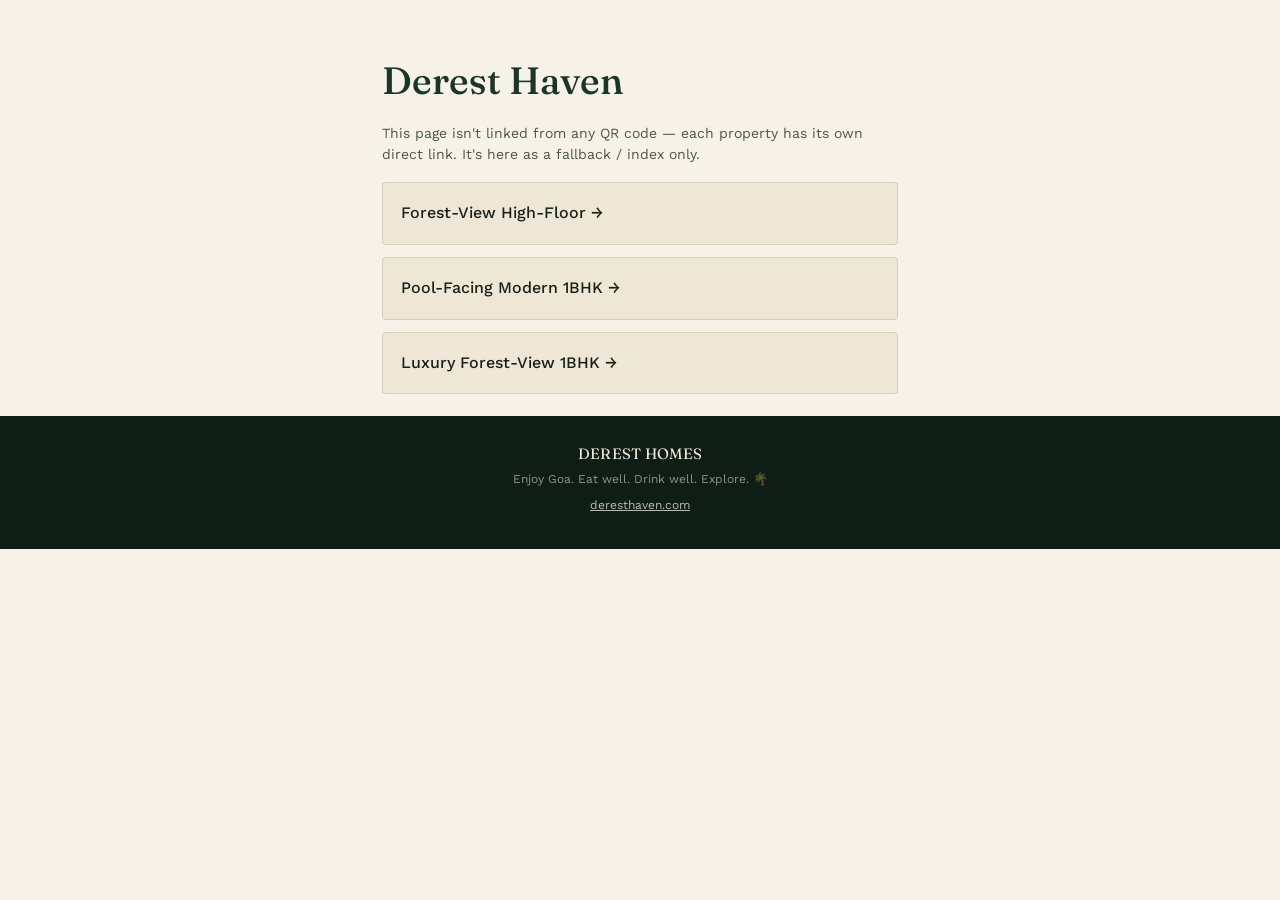
<file: index.html>
<!DOCTYPE html>
<html lang="en">
<head>
<meta charset="UTF-8">
<meta name="viewport" content="width=device-width, initial-scale=1.0">
<title>Derest Haven — Guest Info</title>
<link rel="stylesheet" href="assets/style.css">
<style>
  main.wrap{ padding-top: 60px; }
  .unit-link{
    display: block;
    padding: 18px;
    margin-bottom: 12px;
    background: var(--sand-100);
    border: 1px solid var(--line);
    border-radius: 4px;
    text-decoration: none;
    color: var(--ink-900);
    font-weight: 500;
  }
</style>
</head>
<body>
<main class="wrap">
  <h1 class="hero-title" style="color:var(--forest-800); margin-bottom:20px;">Derest Haven</h1>
  <p class="section-sub">This page isn't linked from any QR code — each property has its own direct link. It's here as a fallback / index only.</p>
  <a class="unit-link" href="forest-view-highfloor/">Forest-View High-Floor →</a>
  <a class="unit-link" href="pool-facing-modern/">Pool-Facing Modern 1BHK →</a>
  <a class="unit-link" href="luxury-forest-view/">Luxury Forest-View 1BHK →</a>
</main>
<footer id="footer-mount"></footer>
<script src="assets/common-content.js"></script>
</body>
</html>
</file>
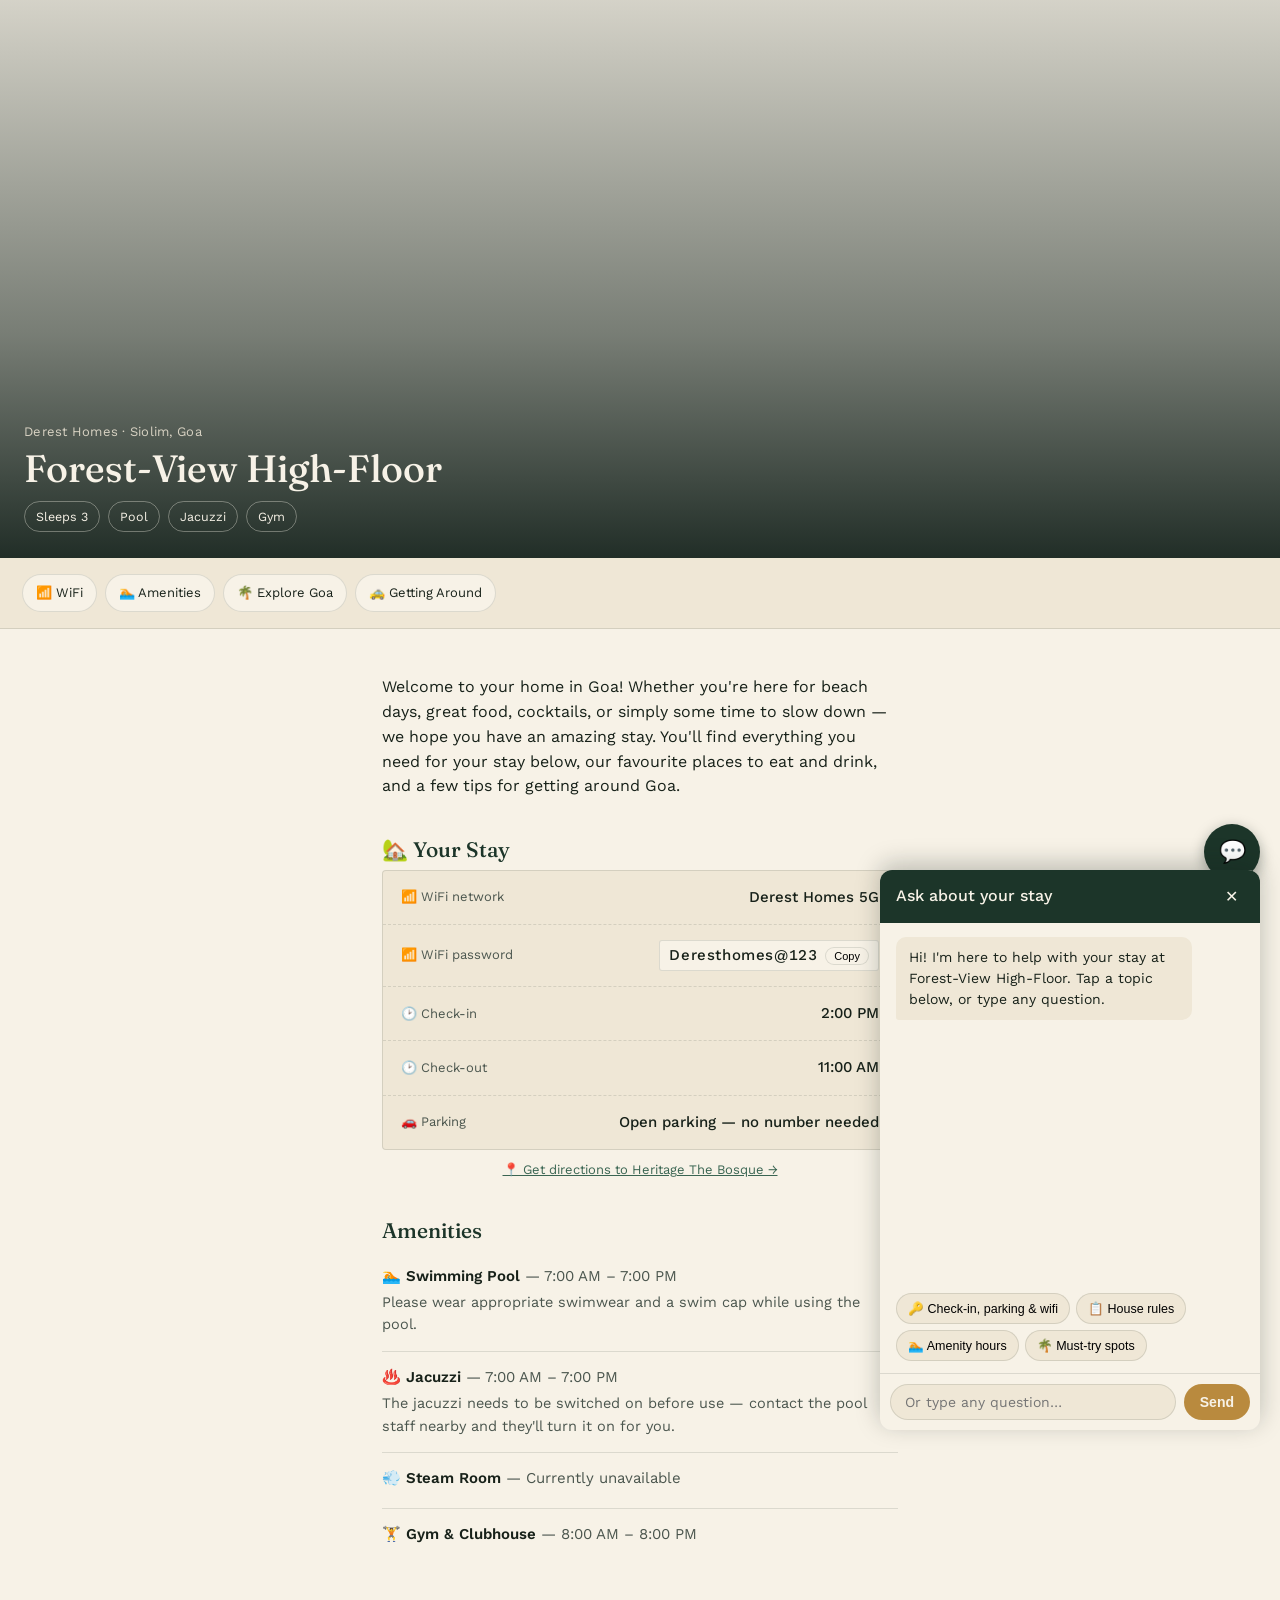
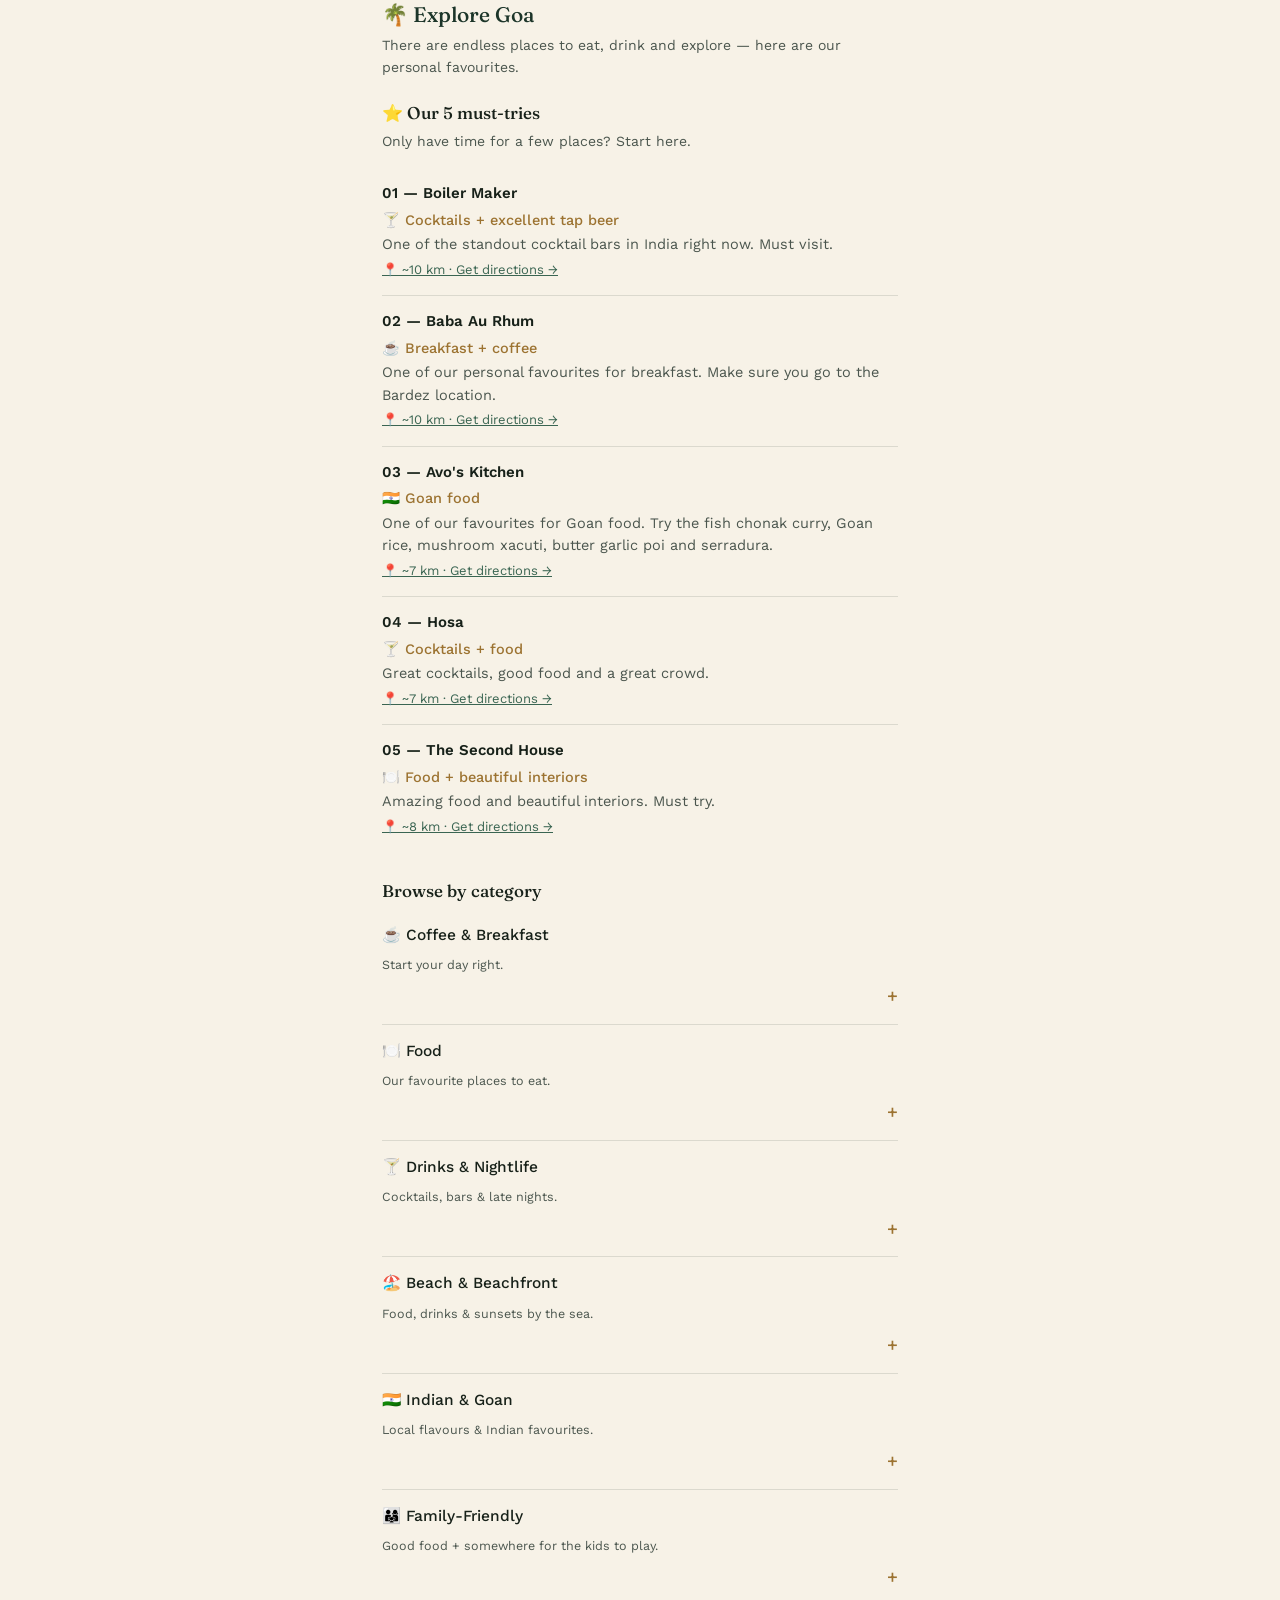
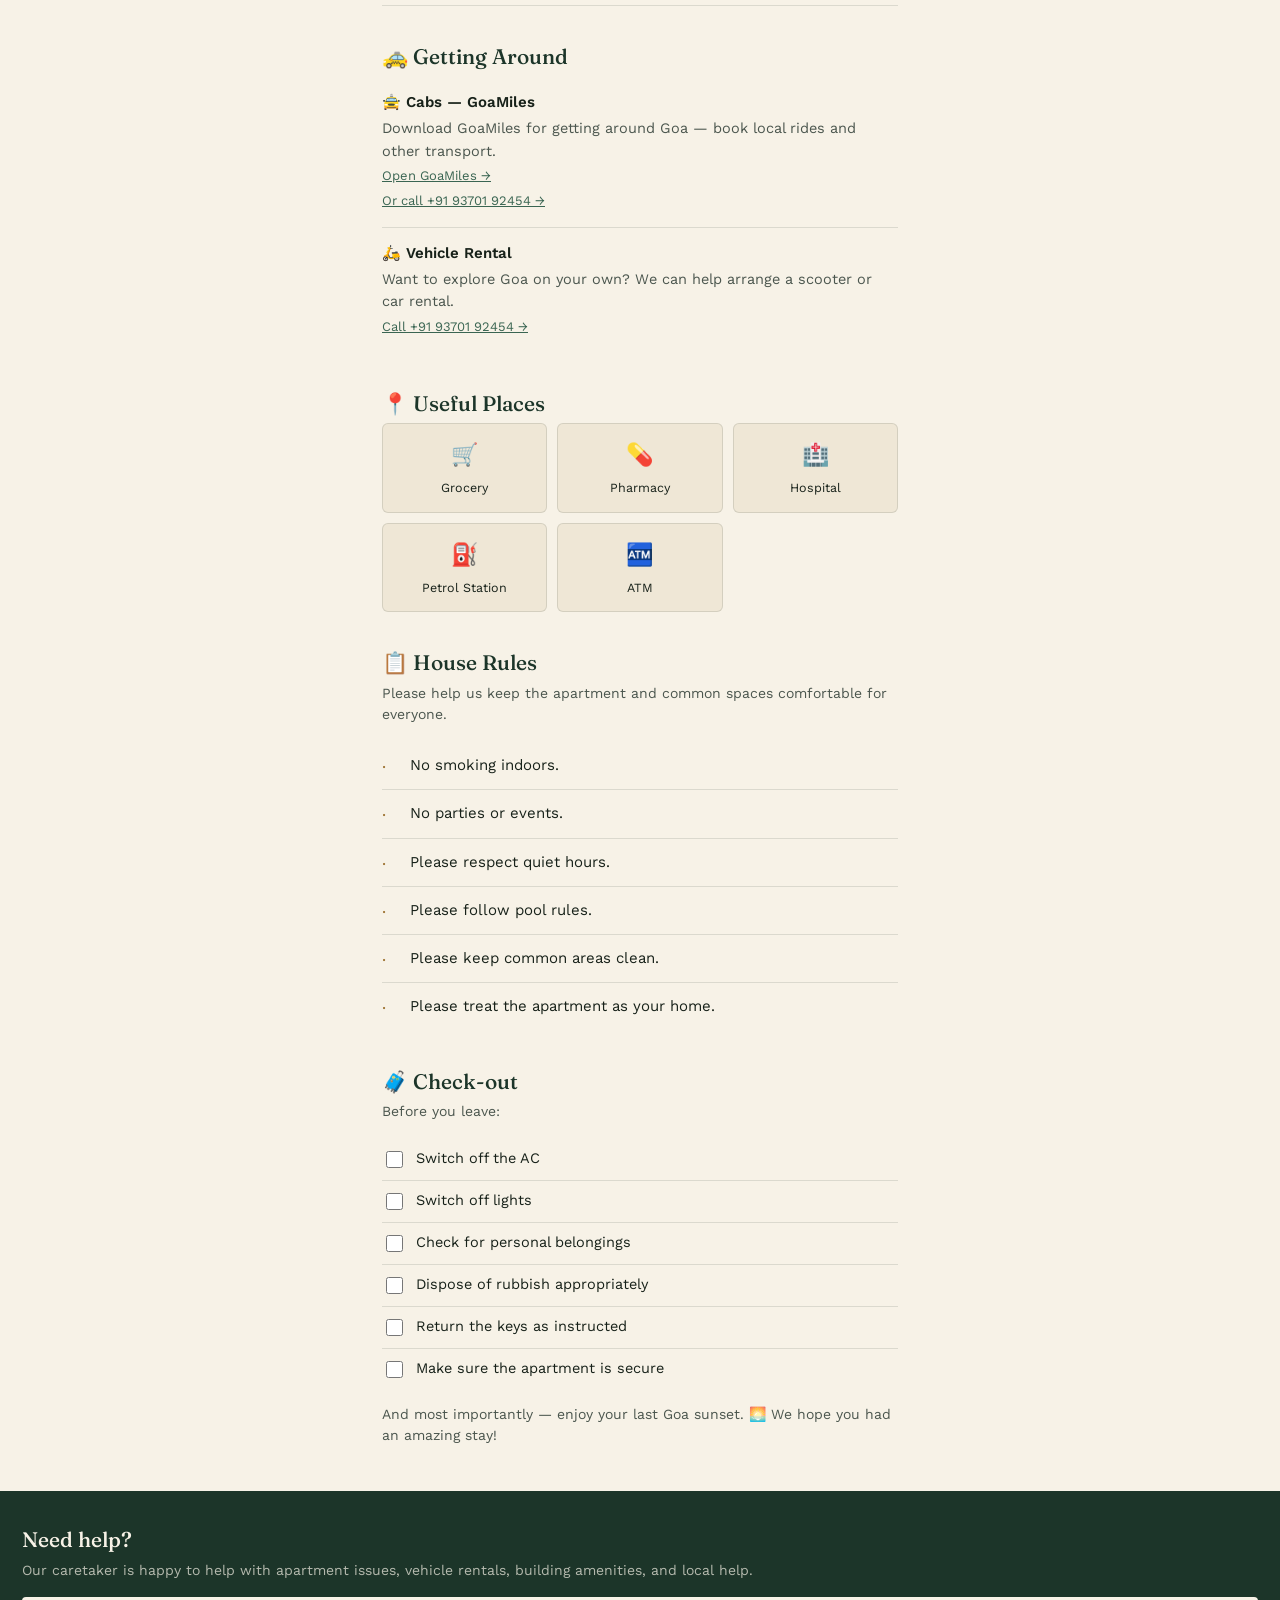
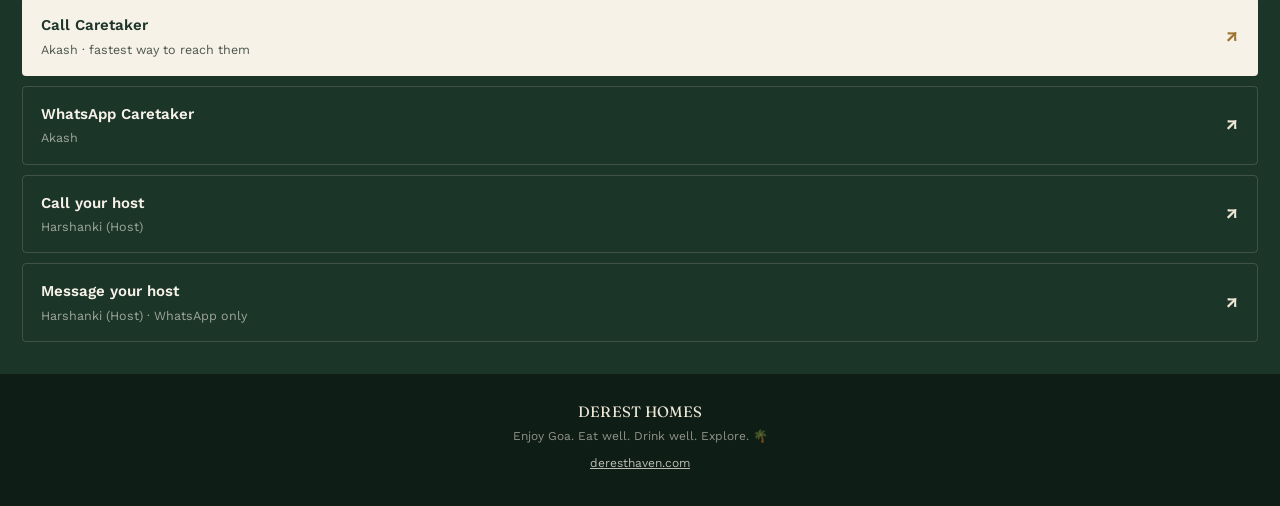
<file: forest-view-highfloor/index.html>
<!DOCTYPE html>
<html lang="en">
<head>
<meta charset="UTF-8">
<meta name="viewport" content="width=device-width, initial-scale=1.0">
<title>Forest-View High-Floor — Derest Homes</title>
<link rel="stylesheet" href="../assets/style.css">
<link rel="stylesheet" href="../assets/chat-widget.css">
</head>
<body>

<header class="hero" style="background-image: url('https://a0.muscache.com/im/pictures/hosting/Hosting-1532410792096741951/original/017f0e6d-1e34-47c2-b027-15214d919f06.png?im_w=720');">
  <div class="hero-inner">
    <p class="hero-eyebrow">Derest Homes · Siolim, Goa</p>
    <h1 class="hero-title">Forest-View High-Floor</h1>
    <div class="hero-badges">
      <span class="badge">Sleeps 3</span>
      <span class="badge">Pool</span>
      <span class="badge">Jacuzzi</span>
      <span class="badge">Gym</span>
    </div>
  </div>
</header>

<nav class="quick-nav">
  <a href="#stay">📶 WiFi</a>
  <a href="#amenities">🏊 Amenities</a>
  <a href="#explore">🌴 Explore Goa</a>
  <a href="#getting-around">🚕 Getting Around</a>
</nav>

<main class="wrap">

  <section id="welcome-mount"></section>

  <section id="stay">
    <h2 class="section-title">🏡 Your Stay</h2>
    <div id="stay-mount"></div>
  </section>

  <section id="amenities">
    <h2 class="section-title">Amenities</h2>
    <div id="amenities-mount"></div>
  </section>

  <section id="explore">
    <h2 class="section-title">🌴 Explore Goa</h2>
    <p class="section-sub">There are endless places to eat, drink and explore — here are our personal favourites.</p>

    <h3 style="font-family:var(--font-display); font-weight:500; font-size:17px; margin:22px 0 4px;">⭐ Our 5 must-tries</h3>
    <p class="section-sub">Only have time for a few places? Start here.</p>
    <div id="must-tries-mount"></div>

    <h3 style="font-family:var(--font-display); font-weight:500; font-size:17px; margin:26px 0 4px;">Browse by category</h3>
    <div id="explore-mount"></div>
  </section>

  <section id="getting-around">
    <h2 class="section-title">🚕 Getting Around</h2>
    <div id="getting-around-mount"></div>
  </section>

  <section id="useful">
    <h2 class="section-title">📍 Useful Places</h2>
    <div id="useful-places-mount"></div>
  </section>

  <section id="rules">
    <h2 class="section-title">📋 House Rules</h2>
    <p class="section-sub">Please help us keep the apartment and common spaces comfortable for everyone.</p>
    <div id="rules-mount"></div>
  </section>

  <section id="checkout">
    <h2 class="section-title">🧳 Check-out</h2>
    <p class="section-sub">Before you leave:</p>
    <div id="checkout-mount"></div>
  </section>

</main>

<div id="contact-mount" class="contact-section"></div>

<footer id="footer-mount"></footer>

<script>
  window.UNIT_DATA = {
    name: "Forest-View High-Floor",
    checkin: "2:00 PM",
    checkout: "11:00 AM",
    parking: "Open parking — no number needed",
    address: "Heritage The Bosque, B 405, 4th Floor, Siolim, Goa",
    building: "Heritage The Bosque",
  };
</script>
<script src="../assets/common-content.js"></script>
<script src="../assets/chat-widget.js"></script>
</body>
</html>
</file>
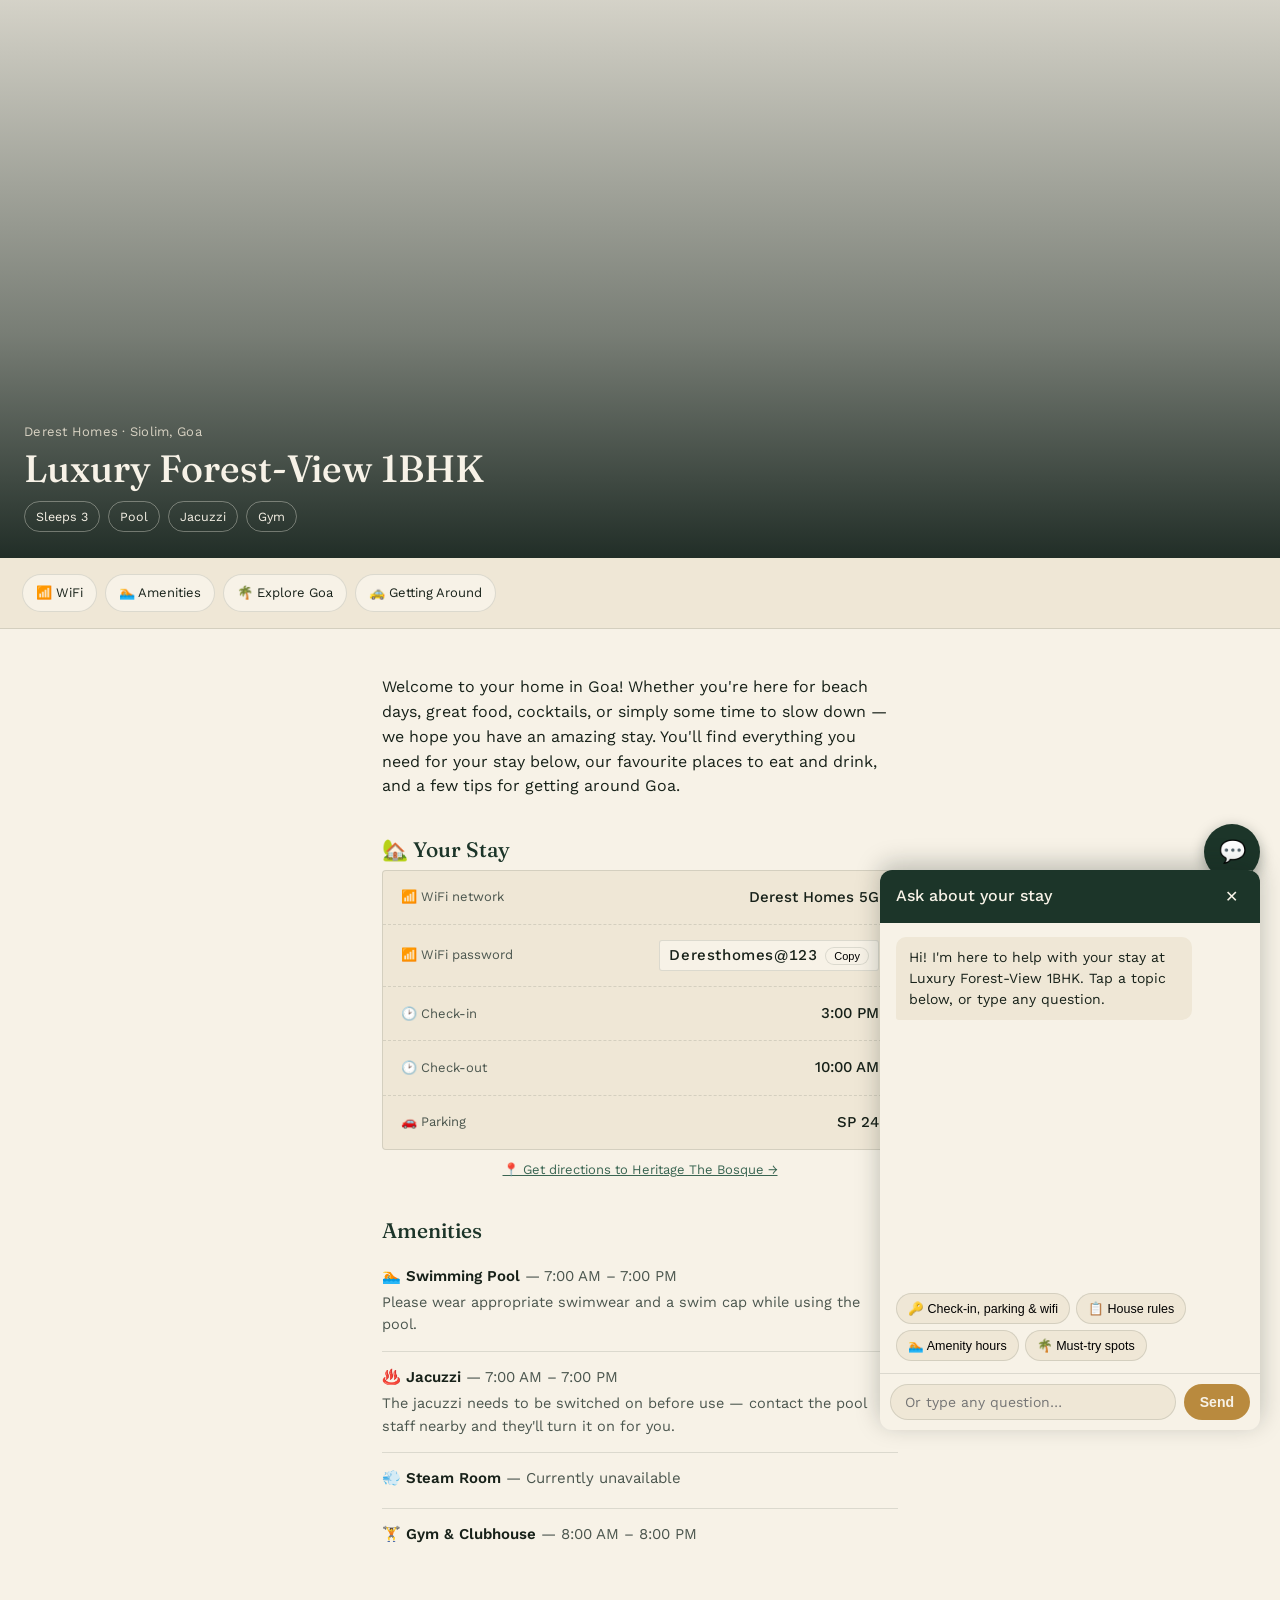
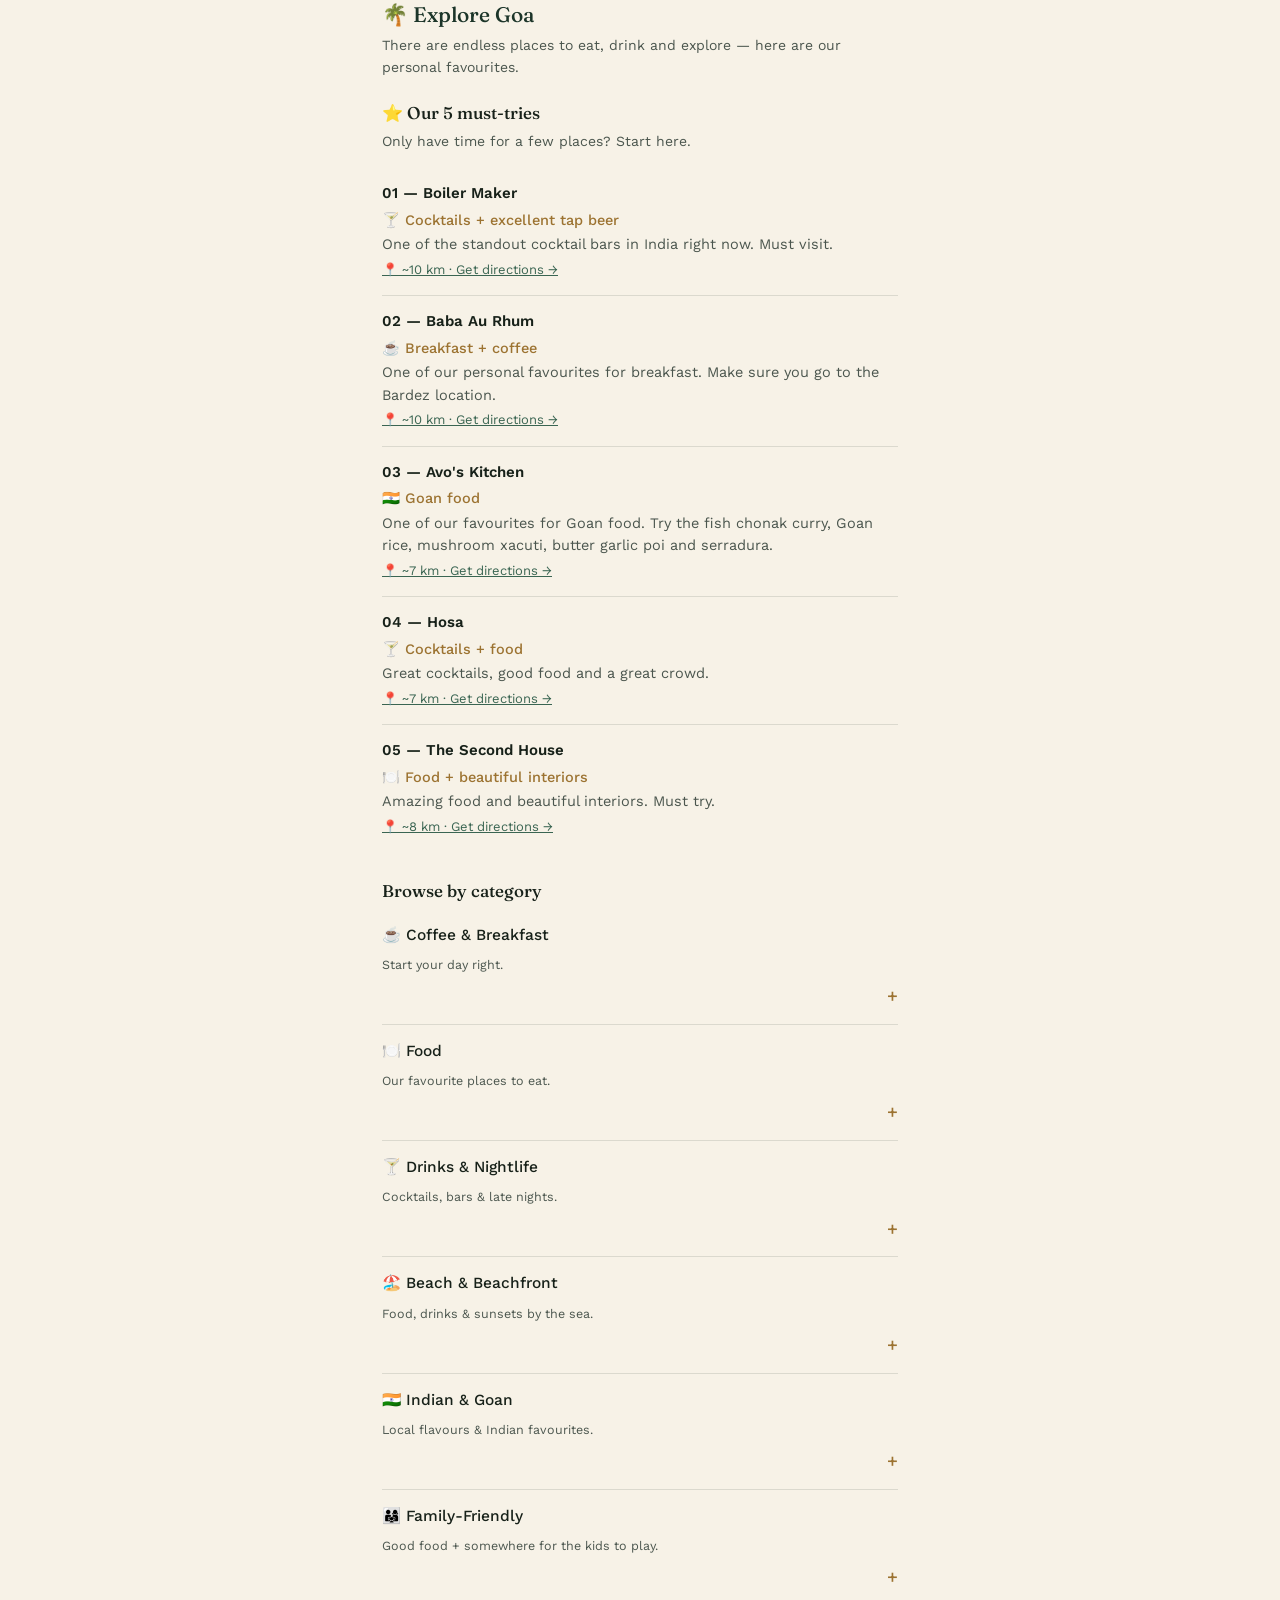
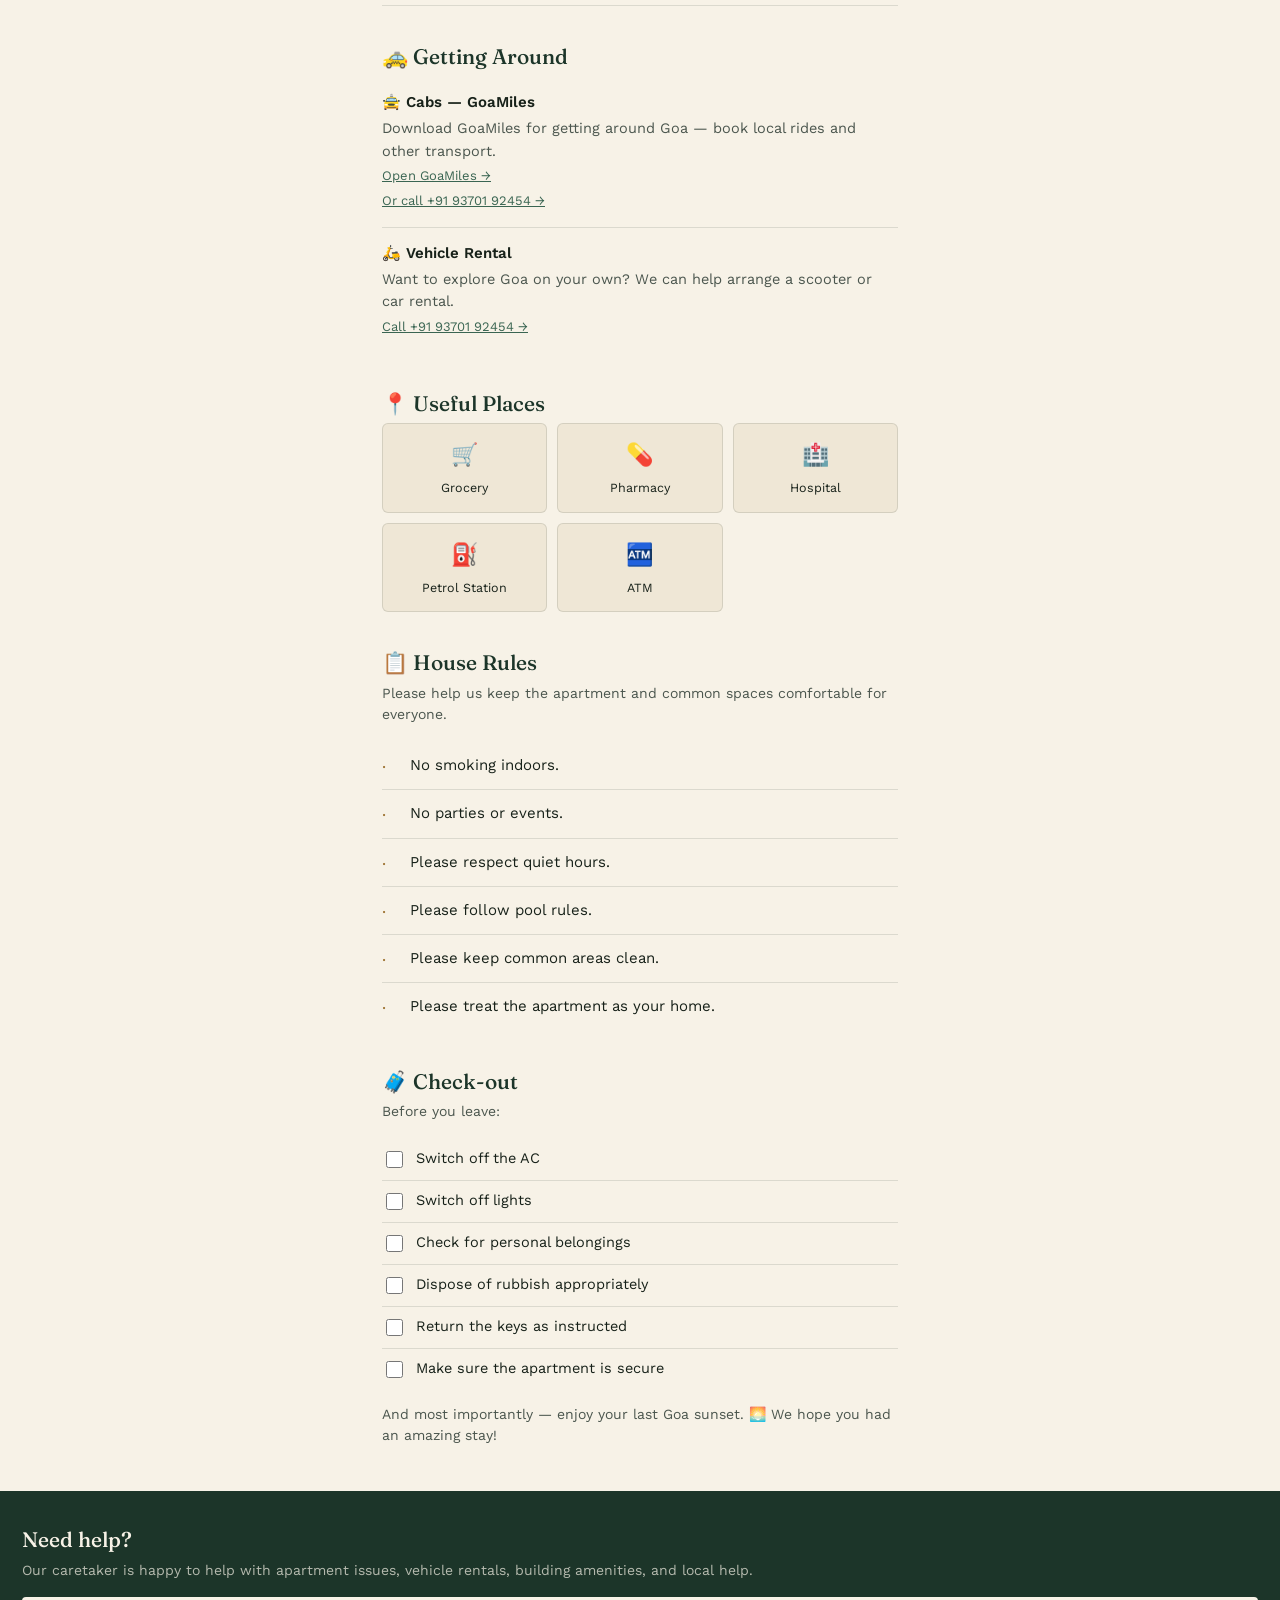
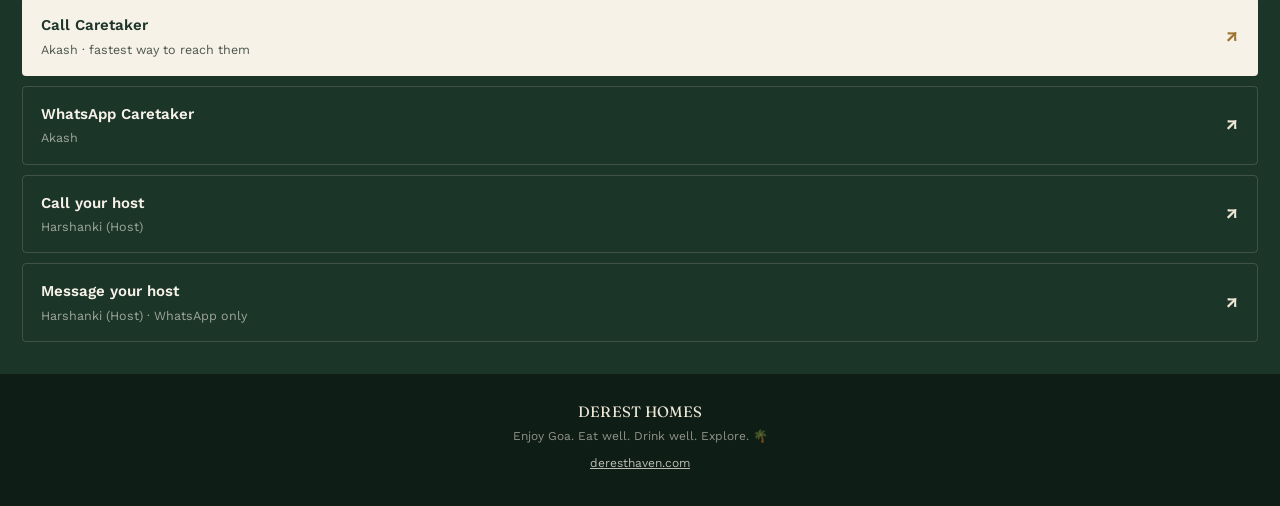
<file: luxury-forest-view/index.html>
<!DOCTYPE html>
<html lang="en">
<head>
<meta charset="UTF-8">
<meta name="viewport" content="width=device-width, initial-scale=1.0">
<title>Luxury Forest-View 1BHK — Derest Homes</title>
<link rel="stylesheet" href="../assets/style.css">
<link rel="stylesheet" href="../assets/chat-widget.css">
</head>
<body>

<header class="hero" style="background-image: url('https://a0.muscache.com/im/pictures/hosting/Hosting-1731184921853742724/original/d78f28b7-c1dc-4289-ae7d-53276301ee01.png?im_w=720');">
  <div class="hero-inner">
    <p class="hero-eyebrow">Derest Homes · Siolim, Goa</p>
    <h1 class="hero-title">Luxury Forest-View 1BHK</h1>
    <div class="hero-badges">
      <span class="badge">Sleeps 3</span>
      <span class="badge">Pool</span>
      <span class="badge">Jacuzzi</span>
      <span class="badge">Gym</span>
    </div>
  </div>
</header>

<nav class="quick-nav">
  <a href="#stay">📶 WiFi</a>
  <a href="#amenities">🏊 Amenities</a>
  <a href="#explore">🌴 Explore Goa</a>
  <a href="#getting-around">🚕 Getting Around</a>
</nav>

<main class="wrap">

  <section id="welcome-mount"></section>

  <section id="stay">
    <h2 class="section-title">🏡 Your Stay</h2>
    <div id="stay-mount"></div>
  </section>

  <section id="amenities">
    <h2 class="section-title">Amenities</h2>
    <div id="amenities-mount"></div>
  </section>

  <section id="explore">
    <h2 class="section-title">🌴 Explore Goa</h2>
    <p class="section-sub">There are endless places to eat, drink and explore — here are our personal favourites.</p>

    <h3 style="font-family:var(--font-display); font-weight:500; font-size:17px; margin:22px 0 4px;">⭐ Our 5 must-tries</h3>
    <p class="section-sub">Only have time for a few places? Start here.</p>
    <div id="must-tries-mount"></div>

    <h3 style="font-family:var(--font-display); font-weight:500; font-size:17px; margin:26px 0 4px;">Browse by category</h3>
    <div id="explore-mount"></div>
  </section>

  <section id="getting-around">
    <h2 class="section-title">🚕 Getting Around</h2>
    <div id="getting-around-mount"></div>
  </section>

  <section id="useful">
    <h2 class="section-title">📍 Useful Places</h2>
    <div id="useful-places-mount"></div>
  </section>

  <section id="rules">
    <h2 class="section-title">📋 House Rules</h2>
    <p class="section-sub">Please help us keep the apartment and common spaces comfortable for everyone.</p>
    <div id="rules-mount"></div>
  </section>

  <section id="checkout">
    <h2 class="section-title">🧳 Check-out</h2>
    <p class="section-sub">Before you leave:</p>
    <div id="checkout-mount"></div>
  </section>

</main>

<div id="contact-mount" class="contact-section"></div>

<footer id="footer-mount"></footer>

<script>
  window.UNIT_DATA = {
    name: "Luxury Forest-View 1BHK",
    checkin: "3:00 PM",
    checkout: "10:00 AM",
    parking: "SP 24",
    address: "Heritage The Bosque, A 404, 4th Floor, Siolim, Goa",
    building: "Heritage The Bosque",
  };
</script>
<script src="../assets/common-content.js"></script>
<script src="../assets/chat-widget.js"></script>
</body>
</html>
</file>
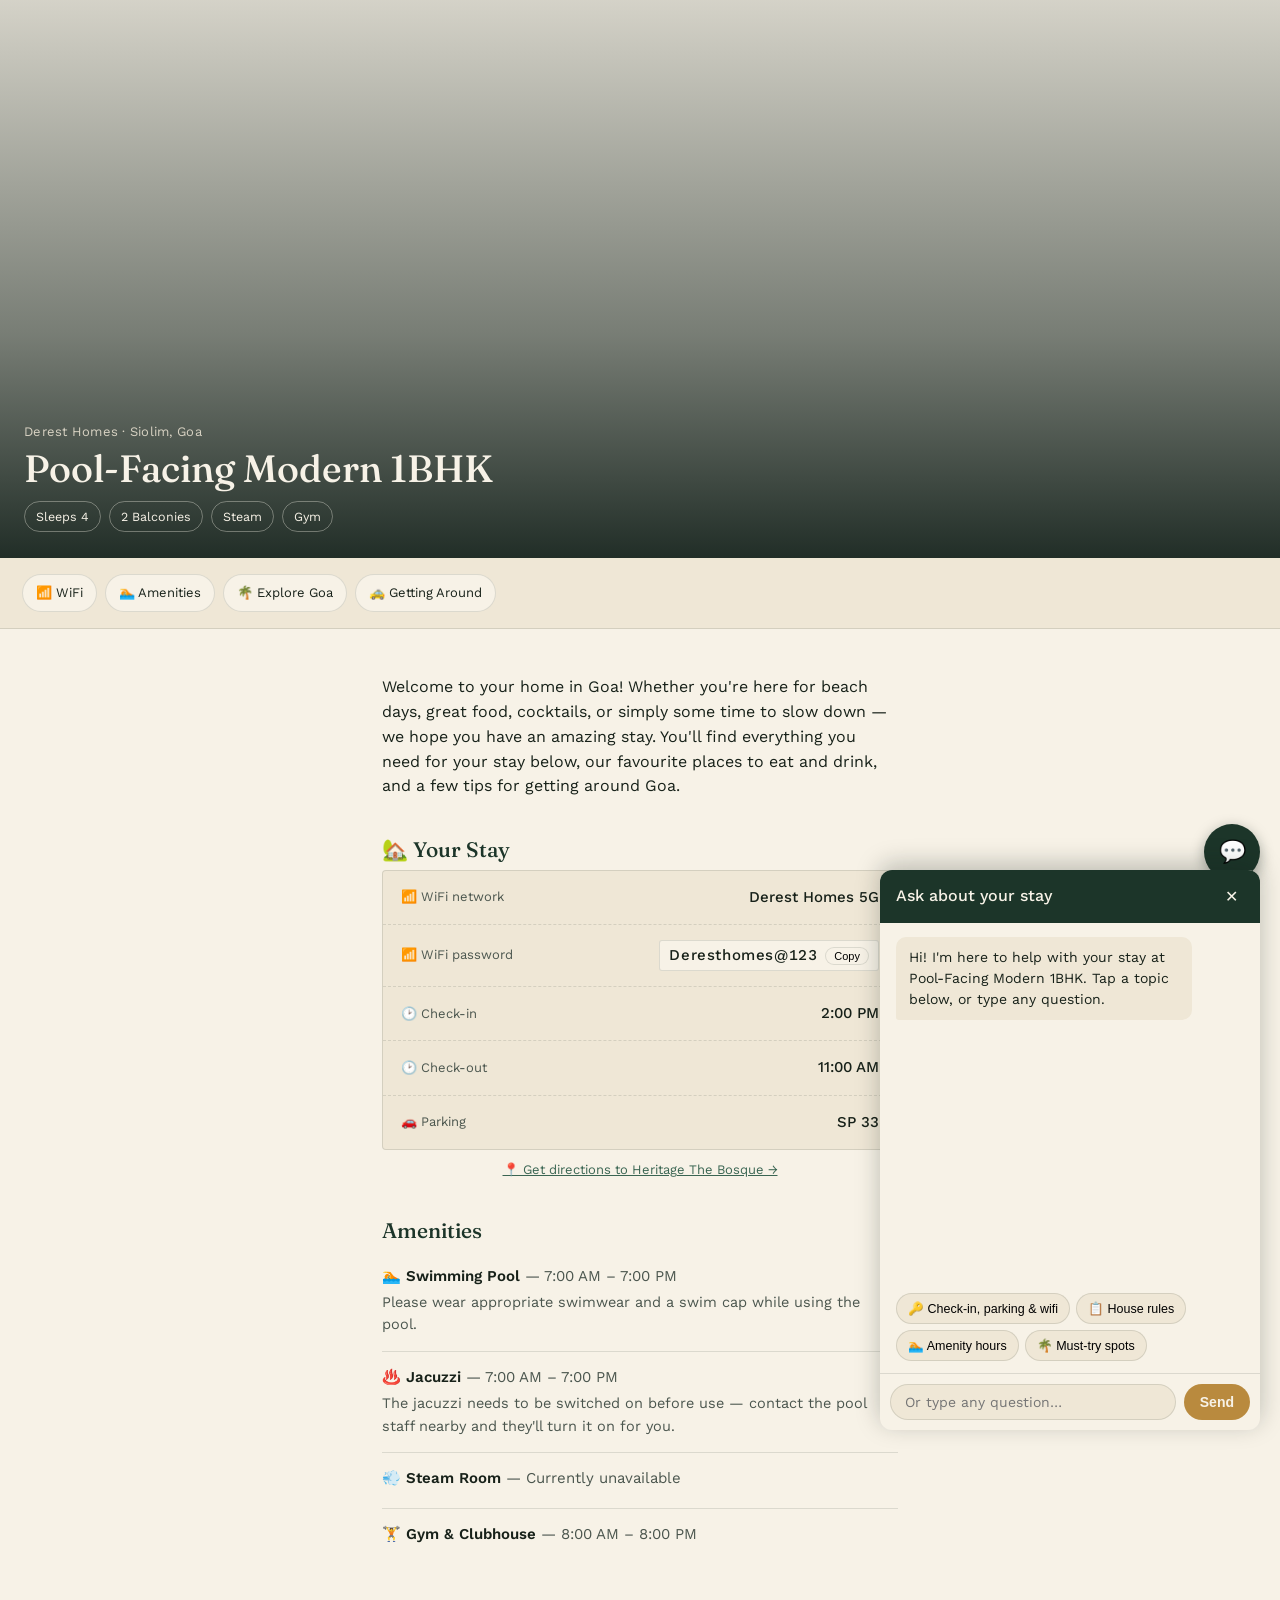
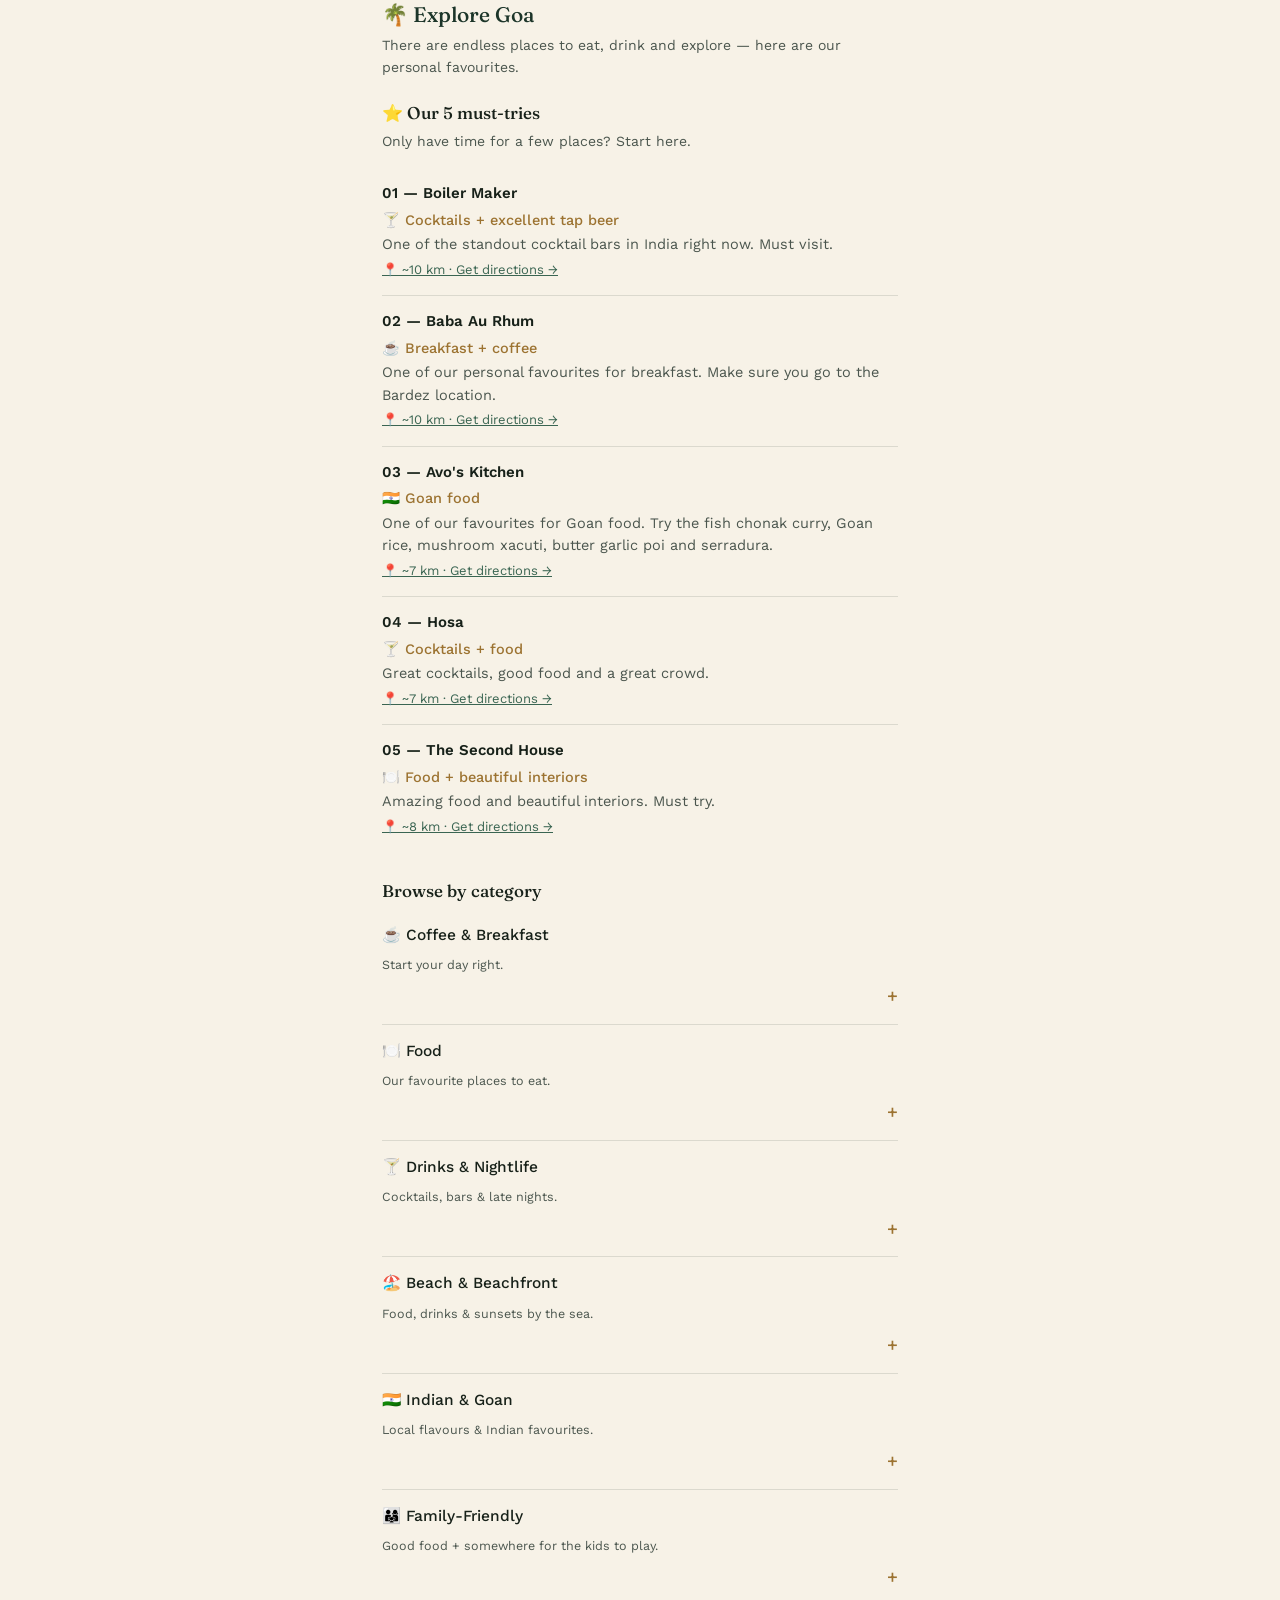
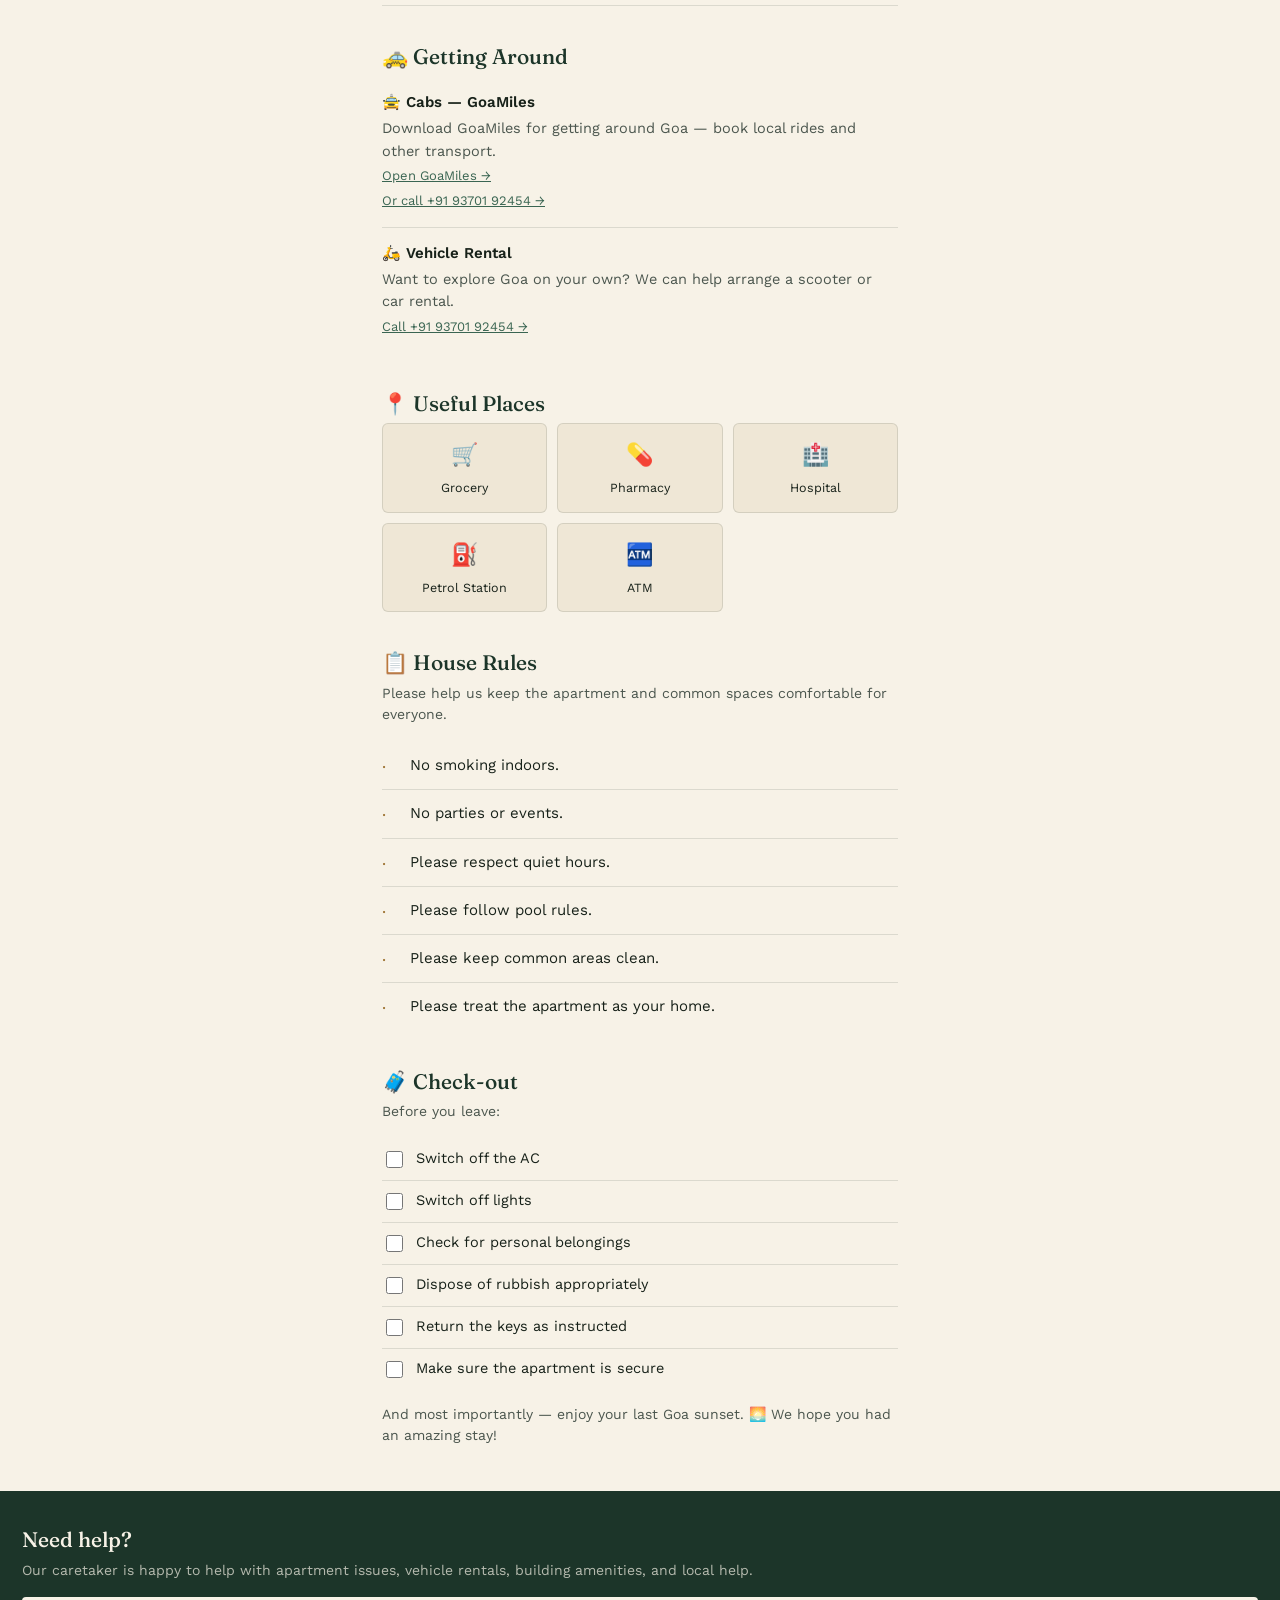
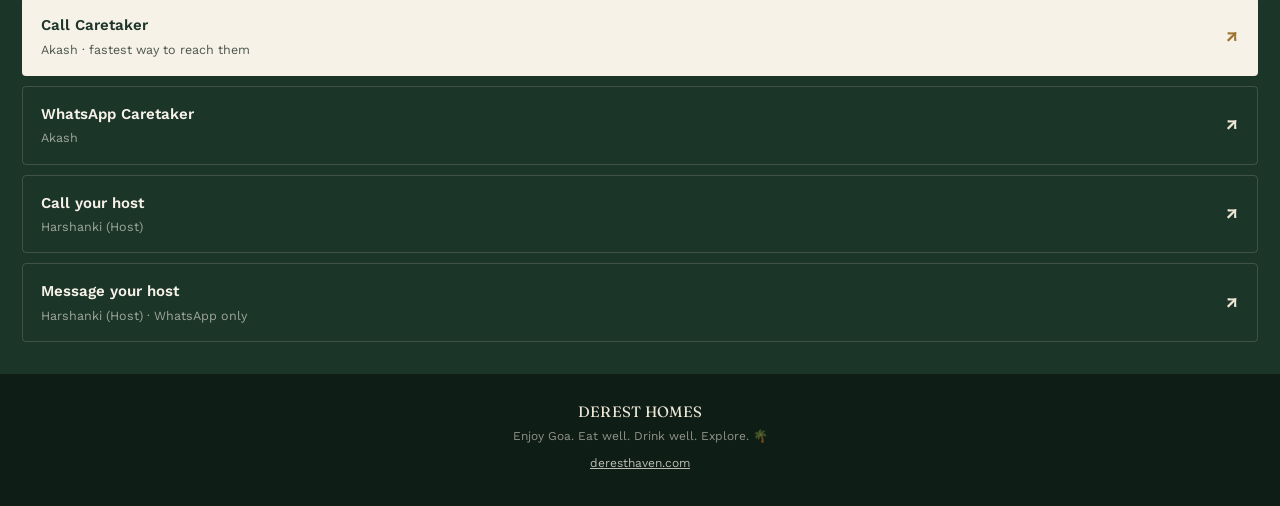
<file: pool-facing-modern/index.html>
<!DOCTYPE html>
<html lang="en">
<head>
<meta charset="UTF-8">
<meta name="viewport" content="width=device-width, initial-scale=1.0">
<title>Pool-Facing Modern 1BHK — Derest Homes</title>
<link rel="stylesheet" href="../assets/style.css">
<link rel="stylesheet" href="../assets/chat-widget.css">
</head>
<body>

<header class="hero" style="background-image: url('https://a0.muscache.com/im/pictures/hosting/Hosting-1484188039569465318/original/1d2a5529-2a66-4887-8572-ff1c95adf153.png?im_w=720');">
  <div class="hero-inner">
    <p class="hero-eyebrow">Derest Homes · Siolim, Goa</p>
    <h1 class="hero-title">Pool-Facing Modern 1BHK</h1>
    <div class="hero-badges">
      <span class="badge">Sleeps 4</span>
      <span class="badge">2 Balconies</span>
      <span class="badge">Steam</span>
      <span class="badge">Gym</span>
    </div>
  </div>
</header>

<nav class="quick-nav">
  <a href="#stay">📶 WiFi</a>
  <a href="#amenities">🏊 Amenities</a>
  <a href="#explore">🌴 Explore Goa</a>
  <a href="#getting-around">🚕 Getting Around</a>
</nav>

<main class="wrap">

  <section id="welcome-mount"></section>

  <section id="stay">
    <h2 class="section-title">🏡 Your Stay</h2>
    <div id="stay-mount"></div>
  </section>

  <section id="amenities">
    <h2 class="section-title">Amenities</h2>
    <div id="amenities-mount"></div>
  </section>

  <section id="explore">
    <h2 class="section-title">🌴 Explore Goa</h2>
    <p class="section-sub">There are endless places to eat, drink and explore — here are our personal favourites.</p>

    <h3 style="font-family:var(--font-display); font-weight:500; font-size:17px; margin:22px 0 4px;">⭐ Our 5 must-tries</h3>
    <p class="section-sub">Only have time for a few places? Start here.</p>
    <div id="must-tries-mount"></div>

    <h3 style="font-family:var(--font-display); font-weight:500; font-size:17px; margin:26px 0 4px;">Browse by category</h3>
    <div id="explore-mount"></div>
  </section>

  <section id="getting-around">
    <h2 class="section-title">🚕 Getting Around</h2>
    <div id="getting-around-mount"></div>
  </section>

  <section id="useful">
    <h2 class="section-title">📍 Useful Places</h2>
    <div id="useful-places-mount"></div>
  </section>

  <section id="rules">
    <h2 class="section-title">📋 House Rules</h2>
    <p class="section-sub">Please help us keep the apartment and common spaces comfortable for everyone.</p>
    <div id="rules-mount"></div>
  </section>

  <section id="checkout">
    <h2 class="section-title">🧳 Check-out</h2>
    <p class="section-sub">Before you leave:</p>
    <div id="checkout-mount"></div>
  </section>

</main>

<div id="contact-mount" class="contact-section"></div>

<footer id="footer-mount"></footer>

<script>
  window.UNIT_DATA = {
    name: "Pool-Facing Modern 1BHK",
    checkin: "2:00 PM",
    checkout: "11:00 AM",
    parking: "SP 33",
    address: "Heritage The Bosque, B 115, 1st Floor, Siolim, Goa",
    building: "Heritage The Bosque",
  };
</script>
<script src="../assets/common-content.js"></script>
<script src="../assets/chat-widget.js"></script>
</body>
</html>
</file>
<file: assets/style.css>
/* ==========================================================================
   Derest Haven — Guest Info Page
   Shared styles for all three properties.
   ========================================================================== */

@import url('https://fonts.googleapis.com/css2?family=Fraunces:opsz,wght@9..144,400;9..144,500;9..144,600&family=Work+Sans:wght@400;500;600&display=swap');

:root{
  --forest-950: #0F1D17;
  --forest-800: #1C3529;
  --forest-600: #3A6552;
  --sand-100:   #EFE7D6;
  --sand-050:   #F7F2E7;
  --brass-500:  #B98A3E;
  --brass-600:  #9C7331;
  --ink-900:    #172119;
  --ink-600:    #4B564E;
  --line:       rgba(23, 33, 25, 0.12);
  --line-dark:  rgba(239, 231, 214, 0.16);

  --font-display: "Fraunces", Georgia, serif;
  --font-body: "Work Sans", -apple-system, sans-serif;

  --max-w: 560px;
}

*{ box-sizing: border-box; }

html{ -webkit-text-size-adjust: 100%; }

body{
  margin: 0;
  background: var(--sand-050);
  color: var(--ink-900);
  font-family: var(--font-body);
  font-size: 16px;
  line-height: 1.55;
  -webkit-font-smoothing: antialiased;
}

@media (prefers-reduced-motion: reduce){
  *{ animation: none !important; transition: none !important; }
}

img{ max-width: 100%; display: block; }

a{ color: inherit; }

.wrap{
  max-width: var(--max-w);
  margin: 0 auto;
}

/* ---------- Hero ---------- */

.hero{
  position: relative;
  min-height: 62vh;
  display: flex;
  align-items: flex-end;
  background-size: cover;
  background-position: center;
  color: var(--sand-050);
}

.hero::after{
  content: "";
  position: absolute;
  inset: 0;
  background: linear-gradient(180deg, rgba(15,29,23,0.15) 0%, rgba(15,29,23,0.55) 60%, rgba(15,29,23,0.92) 100%);
}

.hero-inner{
  position: relative;
  z-index: 1;
  padding: 28px 24px 26px;
  width: 100%;
}

.hero-eyebrow{
  font-size: 13px;
  letter-spacing: 0.02em;
  color: var(--sand-100);
  opacity: 0.85;
  margin: 0 0 6px;
}

.hero-title{
  font-family: var(--font-display);
  font-weight: 500;
  font-size: clamp(28px, 7vw, 38px);
  line-height: 1.12;
  margin: 0 0 10px;
}

.hero-badges{
  display: flex;
  flex-wrap: wrap;
  gap: 8px;
  margin-top: 4px;
}

.badge{
  font-size: 12.5px;
  padding: 5px 11px;
  border: 1px solid rgba(247,242,231,0.35);
  border-radius: 100px;
  color: var(--sand-050);
}

/* ---------- Sections ---------- */

main{
  padding: 30px 22px 10px;
}

section{
  margin-bottom: 34px;
}

.section-title{
  font-family: var(--font-display);
  font-weight: 500;
  font-size: 21px;
  margin: 0 0 4px;
  color: var(--forest-800);
}

.section-sub{
  font-size: 14px;
  color: var(--ink-600);
  margin: 0 0 16px;
}

/* ---------- Quick facts card ---------- */

.stub{
  background: var(--sand-100);
  border: 1px solid var(--line);
  border-radius: 4px;
  overflow: hidden;
}

.stub-row{
  display: flex;
  justify-content: space-between;
  align-items: center;
  gap: 14px;
  padding: 15px 18px;
  border-bottom: 1px dashed var(--line);
}

.stub-row:last-child{ border-bottom: none; }

.stub-label{
  font-size: 13px;
  color: var(--ink-600);
}

.stub-value{
  font-size: 15px;
  font-weight: 500;
  text-align: right;
}

.stub-value.code{
  font-family: "Work Sans", monospace;
  font-variant-numeric: tabular-nums;
  letter-spacing: 0.04em;
  background: var(--sand-050);
  border: 1px solid var(--line);
  padding: 3px 9px;
  border-radius: 3px;
}

/* ---------- Rules list ---------- */

.rules{
  list-style: none;
  margin: 0;
  padding: 0;
}

.rules li{
  display: flex;
  gap: 12px;
  padding: 12px 0;
  border-bottom: 1px solid var(--line);
  font-size: 15px;
}

.rules li:last-child{ border-bottom: none; }

.rules .mark{
  color: var(--brass-600);
  font-family: var(--font-display);
  font-size: 15px;
  flex-shrink: 0;
  width: 16px;
}

/* ---------- Info blocks (checkout, local tips) ---------- */

.info-block{
  padding: 14px 0;
  border-bottom: 1px solid var(--line);
}

.info-block:last-child{ border-bottom: none; }

.info-block h4{
  font-size: 15px;
  font-weight: 600;
  margin: 0 0 4px;
}

.info-block p{
  font-size: 14.5px;
  color: var(--ink-600);
  margin: 0;
}

/* ---------- Contact ---------- */

.contact-section{
  background: var(--forest-800);
  color: var(--sand-050);
  padding: 32px 22px;
}

.contact-section .section-title{
  color: var(--sand-050);
}

.contact-section .section-sub{
  color: rgba(247,242,231,0.7);
}

.contact-buttons{
  display: flex;
  flex-direction: column;
  gap: 10px;
}

.wa-button{
  display: flex;
  align-items: center;
  justify-content: space-between;
  gap: 12px;
  background: var(--sand-050);
  color: var(--forest-800);
  text-decoration: none;
  padding: 16px 18px;
  border-radius: 4px;
  font-weight: 600;
  font-size: 15px;
  border: 1px solid transparent;
}

.wa-button .who{
  display: block;
  font-weight: 400;
  font-size: 12.5px;
  color: var(--ink-600);
  margin-top: 2px;
}

.wa-button .arrow{
  font-size: 18px;
  color: var(--brass-600);
}

.wa-button.secondary{
  background: transparent;
  color: var(--sand-050);
  border: 1px solid var(--line-dark);
}

.wa-button.secondary .who{ color: rgba(247,242,231,0.6); }
.wa-button.secondary .arrow{ color: var(--sand-100); }

/* ---------- Footer ---------- */

footer{
  padding: 26px 22px 34px;
  text-align: center;
  background: var(--forest-950);
  color: rgba(247,242,231,0.55);
}

footer .brand{
  font-family: var(--font-display);
  font-size: 15px;
  color: var(--sand-100);
  letter-spacing: 0.02em;
}

footer .tagline{
  font-size: 12px;
  margin-top: 4px;
}

footer a{
  color: rgba(247,242,231,0.75);
  text-decoration: underline;
}

/* ---------- Quick access nav ---------- */

.quick-nav{
  display: flex;
  gap: 8px;
  overflow-x: auto;
  padding: 16px 22px;
  background: var(--sand-100);
  border-bottom: 1px solid var(--line);
}

.quick-nav a{
  flex-shrink: 0;
  font-size: 13px;
  padding: 8px 13px;
  background: var(--sand-050);
  border: 1px solid var(--line);
  border-radius: 100px;
  text-decoration: none;
  color: var(--ink-900);
  white-space: nowrap;
}

/* ---------- Explore accordion ---------- */

.explore-cat{
  border-bottom: 1px solid var(--line);
}

.explore-cat summary{
  padding: 14px 0;
  cursor: pointer;
  font-weight: 500;
  font-size: 15.5px;
  list-style: none;
  display: flex;
  align-items: baseline;
  gap: 8px;
  flex-wrap: wrap;
}

.explore-cat summary::-webkit-details-marker{ display:none; }

.explore-cat summary::after{
  content: "+";
  margin-left: auto;
  color: var(--brass-600);
  font-size: 18px;
}

.explore-cat[open] summary::after{
  content: "–";
}

.explore-cat summary .sub{
  font-size: 12.5px;
  font-weight: 400;
  color: var(--ink-600);
  width: 100%;
}

.explore-venues{
  padding: 4px 0 16px;
  display: flex;
  flex-direction: column;
  gap: 14px;
}

.venue{
  padding-left: 2px;
}

.venue-name{
  font-weight: 600;
  font-size: 14.5px;
}

.venue-tag{
  font-size: 12.5px;
  color: var(--brass-600);
  margin-top: 1px;
}

.venue p{
  font-size: 14px;
  color: var(--ink-600);
  margin: 4px 0;
}

.venue a{
  font-size: 12.5px;
  color: var(--forest-600);
  text-decoration: none;
}

/* ---------- Useful places grid ---------- */

.useful-grid{
  display: grid;
  grid-template-columns: repeat(3, 1fr);
  gap: 10px;
}

.useful-item{
  display: flex;
  flex-direction: column;
  align-items: center;
  gap: 6px;
  padding: 14px 8px;
  background: var(--sand-100);
  border: 1px solid var(--line);
  border-radius: 6px;
  text-decoration: none;
  color: var(--ink-900);
  font-size: 12.5px;
  text-align: center;
}

.useful-icon{ font-size: 22px; }

/* ---------- Checklist ---------- */

.checklist{
  list-style: none;
  margin: 0;
  padding: 0;
}

.checklist li{
  padding: 9px 0;
  border-bottom: 1px solid var(--line);
  font-size: 14.5px;
}

.checklist li:last-child{ border-bottom: none; }

.checklist label{
  display: flex;
  align-items: center;
  gap: 10px;
  cursor: pointer;
}

.checklist input{
  width: 17px;
  height: 17px;
  accent-color: var(--brass-600);
}
</file>
<file: assets/chat-widget.css>
/* ---------- Chat bubble + panel ---------- */

.chat-bubble{
  position: fixed;
  bottom: 20px;
  right: 20px;
  width: 56px;
  height: 56px;
  border-radius: 50%;
  background: var(--forest-800);
  color: var(--sand-050);
  border: none;
  font-size: 22px;
  cursor: pointer;
  box-shadow: 0 4px 14px rgba(15,29,23,0.35);
  z-index: 999;
}

.chat-panel{
  position: fixed;
  bottom: 0;
  right: 0;
  width: 100%;
  max-width: 380px;
  height: min(72vh, 560px);
  background: var(--sand-050);
  border-radius: 12px 12px 0 0;
  box-shadow: 0 -6px 24px rgba(15,29,23,0.25);
  display: flex;
  flex-direction: column;
  transform: translateY(110%);
  transition: transform 0.25s ease;
  z-index: 1000;
  overflow: hidden;
}

@media (min-width: 420px){
  .chat-panel{
    right: 20px;
    bottom: 86px;
    border-radius: 12px;
  }
}

.chat-panel.open{
  transform: translateY(0);
}

.chat-header{
  background: var(--forest-800);
  color: var(--sand-050);
  padding: 14px 16px;
  display: flex;
  justify-content: space-between;
  align-items: center;
  font-weight: 500;
}

.chat-header .chat-close{
  background: none;
  border: none;
  color: var(--sand-050);
  font-size: 16px;
  cursor: pointer;
}

.chat-body{
  flex: 1;
  overflow-y: auto;
  padding: 14px 16px;
  display: flex;
  flex-direction: column;
  gap: 10px;
}

.chat-msg{
  max-width: 85%;
  padding: 10px 13px;
  border-radius: 10px;
  font-size: 14px;
  line-height: 1.5;
}

.chat-msg.bot{
  background: var(--sand-100);
  align-self: flex-start;
  border-bottom-left-radius: 3px;
}

.chat-msg.user{
  background: var(--forest-800);
  color: var(--sand-050);
  align-self: flex-end;
  border-bottom-right-radius: 3px;
}

.chat-msg.typing{
  opacity: 0.6;
  font-style: italic;
}

.chat-quick{
  display: flex;
  flex-wrap: wrap;
  gap: 6px;
  padding: 0 16px 12px;
}

.chat-quick button{
  font-size: 12.5px;
  padding: 7px 11px;
  border-radius: 100px;
  border: 1px solid var(--line);
  background: var(--sand-100);
  cursor: pointer;
}

.chat-input-row{
  display: flex;
  border-top: 1px solid var(--line);
  padding: 10px;
  gap: 8px;
}

.chat-input-row input{
  flex: 1;
  border: 1px solid var(--line);
  border-radius: 100px;
  padding: 9px 14px;
  font-size: 14px;
  font-family: var(--font-body);
  background: var(--sand-100);
}

.chat-input-row input:focus{
  outline: 2px solid var(--brass-500);
  outline-offset: 1px;
}

.chat-input-row button{
  background: var(--brass-500);
  color: var(--sand-050);
  border: none;
  border-radius: 100px;
  padding: 9px 16px;
  font-size: 14px;
  font-weight: 600;
  cursor: pointer;
}
</file>
